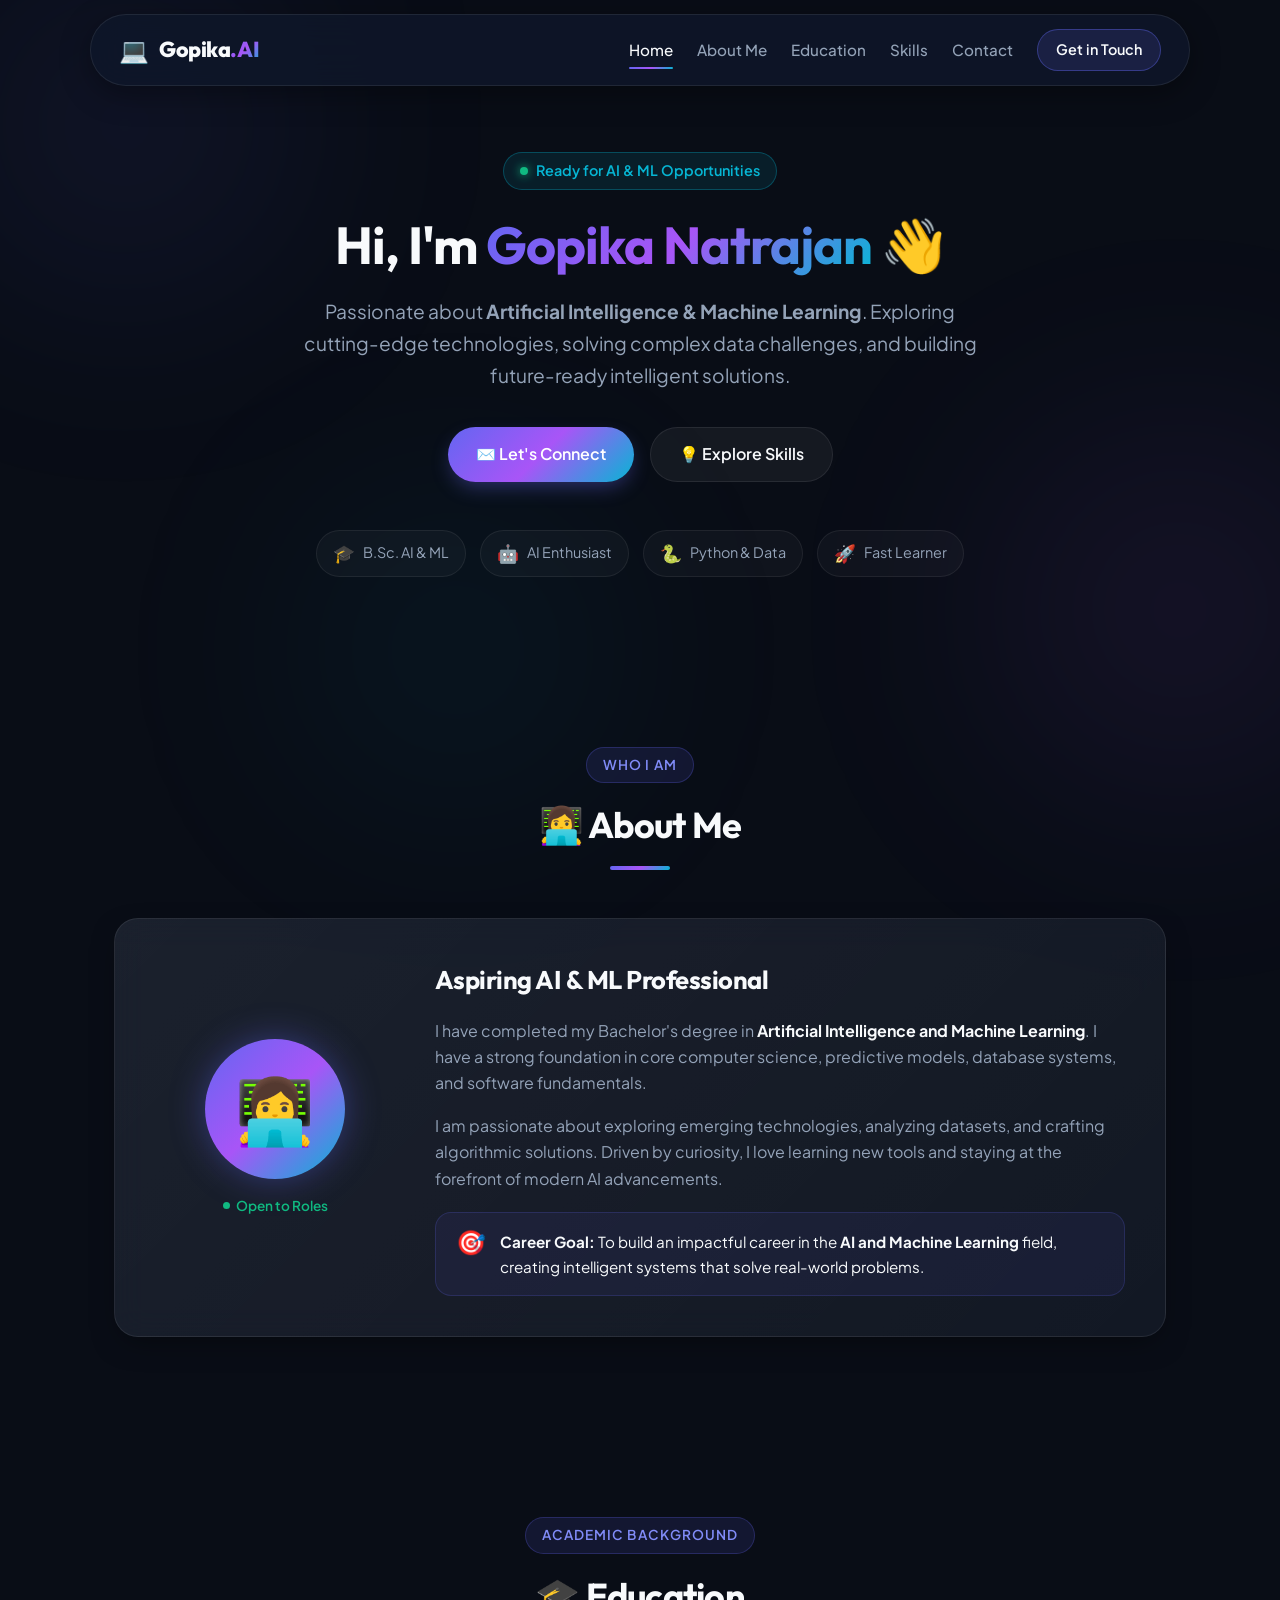
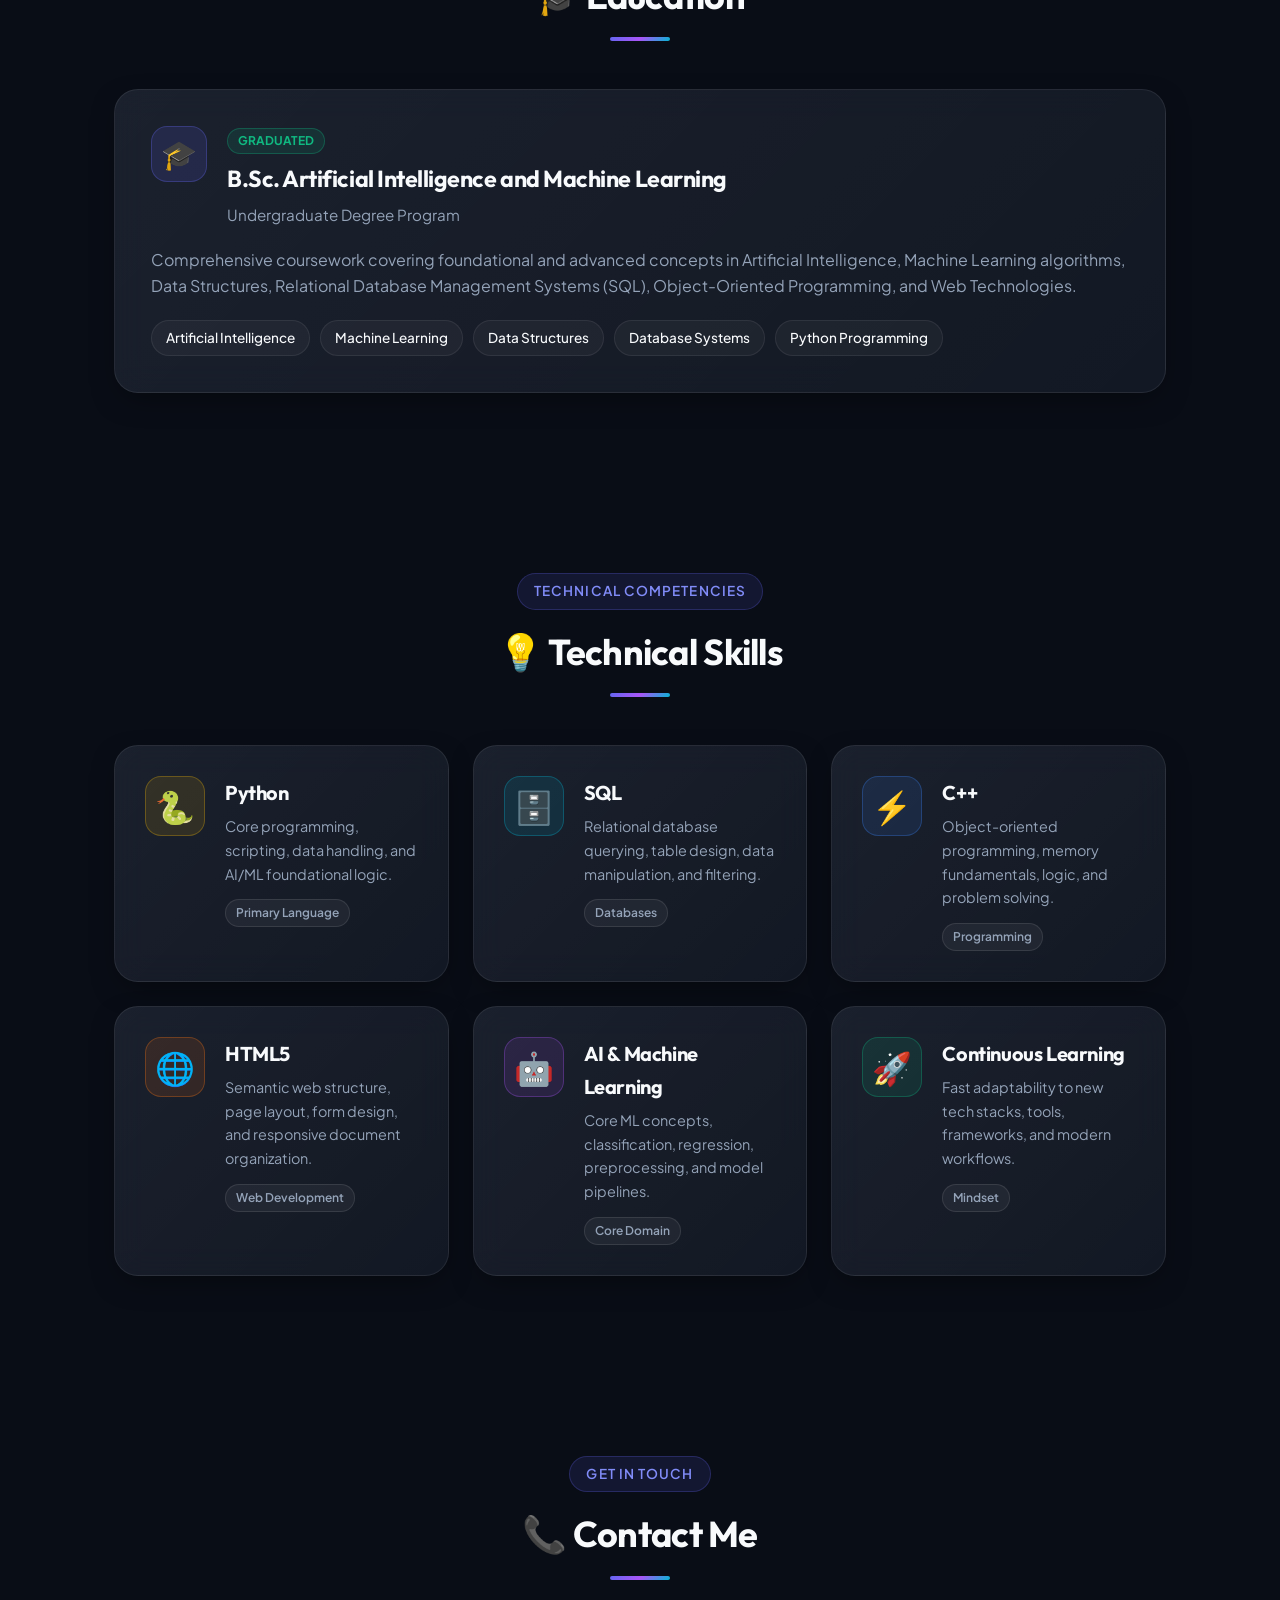
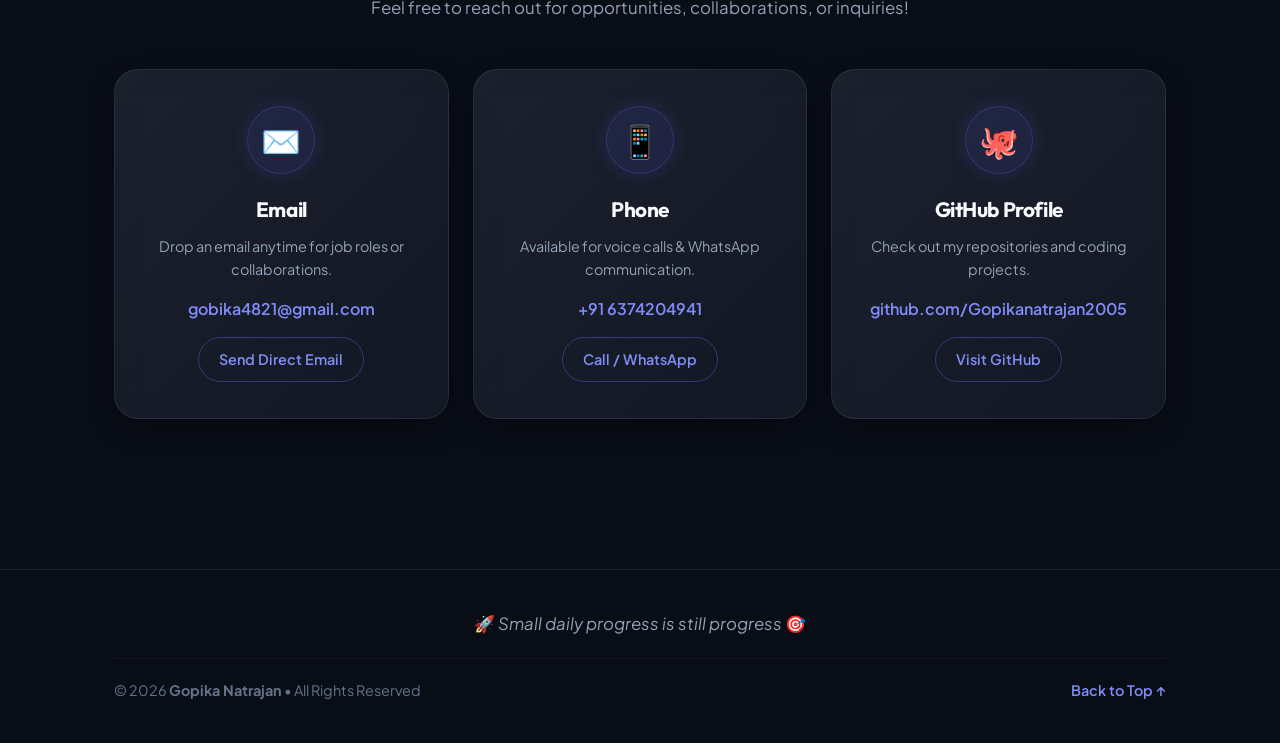
<file: index.html>
<!DOCTYPE html>
<html lang="en">
<head>
    <meta charset="UTF-8">
    <meta name="viewport" content="width=device-width, initial-scale=1.0">
    <meta name="description" content="Portfolio of Gopika Natrajan - B.Sc Artificial Intelligence and Machine Learning graduate showcasing skills in Python, SQL, C++, HTML, and AI/ML.">
    <meta name="keywords" content="Gopika Natrajan, Portfolio, AI, Machine Learning, Python, SQL, C++, HTML, Web Developer">
    <meta name="author" content="Gopika Natrajan">
    <title>Gopika Natrajan | AI & ML Portfolio</title>
    
    <!-- Google Fonts -->
    <link rel="preconnect" href="https://fonts.googleapis.com">
    <link rel="preconnect" href="https://fonts.gstatic.com" crossorigin>
    <link href="https://fonts.googleapis.com/css2?family=Outfit:wght@300;400;500;600;700;800&family=Plus+Jakarta+Sans:wght@400;500;600;700&display=swap" rel="stylesheet">
    
    <!-- Stylesheet -->
    <link rel="stylesheet" href="style.css">
</head>
<body id="top">
    <!-- Background glowing orbs -->
    <div class="bg-glow bg-glow-1"></div>
    <div class="bg-glow bg-glow-2"></div>
    <div class="bg-glow bg-glow-3"></div>

    <!-- Navigation Bar -->
    <header class="navbar-wrapper">
        <nav class="navbar" id="navbar">
            <a href="#top" class="logo">
                <span class="logo-icon">💻</span>
                <span class="logo-text">Gopika<span class="gradient-text">.AI</span></span>
            </a>
            
            <button class="mobile-toggle" id="mobile-toggle" aria-label="Toggle navigation menu">
                <span></span>
                <span></span>
                <span></span>
            </button>

            <div class="nav-links" id="nav-links">
                <a href="#home" class="nav-link active">Home</a>
                <a href="#aboutme" class="nav-link">About Me</a>
                <a href="#education" class="nav-link">Education</a>
                <a href="#skills" class="nav-link">Skills</a>
                <a href="#contact" class="nav-link">Contact</a>
                <a href="#contact" class="btn-nav">Get in Touch</a>
            </div>
        </nav>
    </header>

    <main>
        <!-- Hero / Home Section -->
        <section id="home" class="section hero-section">
            <div class="container hero-container">
                <div class="hero-badge">
                    <span class="badge-dot"></span>
                    <span>Ready for AI & ML Opportunities</span>
                </div>
                
                <h1 class="hero-title">
                    Hi, I'm <span class="gradient-text">Gopika Natrajan</span> 👋
                </h1>
                
                <p class="hero-subtitle">
                    Passionate about <strong>Artificial Intelligence & Machine Learning</strong>. 
                    Exploring cutting-edge technologies, solving complex data challenges, and building future-ready intelligent solutions.
                </p>

                <div class="hero-actions">
                    <a href="#contact" class="btn btn-primary">
                        <span>✉️ Let's Connect</span>
                    </a>
                    <a href="#skills" class="btn btn-secondary">
                        <span>💡 Explore Skills</span>
                    </a>
                </div>

                <div class="hero-highlights">
                    <div class="highlight-pill">
                        <span class="pill-icon">🎓</span>
                        <span>B.Sc. AI & ML</span>
                    </div>
                    <div class="highlight-pill">
                        <span class="pill-icon">🤖</span>
                        <span>AI Enthusiast</span>
                    </div>
                    <div class="highlight-pill">
                        <span class="pill-icon">🐍</span>
                        <span>Python & Data</span>
                    </div>
                    <div class="highlight-pill">
                        <span class="pill-icon">🚀</span>
                        <span>Fast Learner</span>
                    </div>
                </div>
            </div>
        </section>

        <!-- About Me Section -->
        <section id="aboutme" class="section">
            <div class="container">
                <div class="section-header">
                    <span class="section-tag">Who I Am</span>
                    <h2 class="section-title">👩‍💻 About Me</h2>
                    <div class="section-divider"></div>
                </div>

                <div class="about-card glass-card">
                    <div class="about-grid">
                        <div class="about-avatar-box">
                            <div class="avatar-circle">
                                <span class="avatar-emoji">👩‍💻</span>
                            </div>
                            <div class="status-indicator">
                                <span class="status-dot"></span> Open to Roles
                            </div>
                        </div>

                        <div class="about-content">
                            <h3>Aspiring AI & ML Professional</h3>
                            <p>
                                I have completed my Bachelor's degree in <strong>Artificial Intelligence and Machine Learning</strong>. 
                                I have a strong foundation in core computer science, predictive models, database systems, and software fundamentals.
                            </p>
                            <p>
                                I am passionate about exploring emerging technologies, analyzing datasets, and crafting algorithmic solutions. 
                                Driven by curiosity, I love learning new tools and staying at the forefront of modern AI advancements.
                            </p>
                            <div class="about-goal-box">
                                <div class="goal-icon">🎯</div>
                                <div class="goal-text">
                                    <strong>Career Goal:</strong> To build an impactful career in the <b>AI and Machine Learning</b> field, creating intelligent systems that solve real-world problems.
                                </div>
                            </div>
                        </div>
                    </div>
                </div>
            </div>
        </section>

        <!-- Education Section -->
        <section id="education" class="section">
            <div class="container">
                <div class="section-header">
                    <span class="section-tag">Academic Background</span>
                    <h2 class="section-title">🎓 Education</h2>
                    <div class="section-divider"></div>
                </div>

                <div class="education-grid">
                    <div class="edu-card glass-card">
                        <div class="edu-header">
                            <div class="edu-icon-badge">🎓</div>
                            <div class="edu-meta">
                                <span class="edu-status-badge">Graduated</span>
                                <h3 class="edu-degree">B.Sc. Artificial Intelligence and Machine Learning</h3>
                                <p class="edu-institution">Undergraduate Degree Program</p>
                            </div>
                        </div>
                        <div class="edu-body">
                            <p class="edu-description">
                                Comprehensive coursework covering foundational and advanced concepts in Artificial Intelligence, Machine Learning algorithms, Data Structures, Relational Database Management Systems (SQL), Object-Oriented Programming, and Web Technologies.
                            </p>
                            <div class="edu-tags">
                                <span class="tag">Artificial Intelligence</span>
                                <span class="tag">Machine Learning</span>
                                <span class="tag">Data Structures</span>
                                <span class="tag">Database Systems</span>
                                <span class="tag">Python Programming</span>
                            </div>
                        </div>
                    </div>
                </div>
            </div>
        </section>

        <!-- Skills Section -->
        <section id="skills" class="section">
            <div class="container">
                <div class="section-header">
                    <span class="section-tag">Technical Competencies</span>
                    <h2 class="section-title">💡 Technical Skills</h2>
                    <div class="section-divider"></div>
                </div>

                <div class="skills-grid">
                    <!-- Python -->
                    <div class="skill-card glass-card">
                        <div class="skill-icon-wrapper python-glow">
                            <span class="skill-icon">🐍</span>
                        </div>
                        <div class="skill-info">
                            <h3 class="skill-name">Python</h3>
                            <p class="skill-desc">Core programming, scripting, data handling, and AI/ML foundational logic.</p>
                            <div class="skill-badge-level">Primary Language</div>
                        </div>
                    </div>

                    <!-- SQL -->
                    <div class="skill-card glass-card">
                        <div class="skill-icon-wrapper sql-glow">
                            <span class="skill-icon">🗄️</span>
                        </div>
                        <div class="skill-info">
                            <h3 class="skill-name">SQL</h3>
                            <p class="skill-desc">Relational database querying, table design, data manipulation, and filtering.</p>
                            <div class="skill-badge-level">Databases</div>
                        </div>
                    </div>

                    <!-- C++ -->
                    <div class="skill-card glass-card">
                        <div class="skill-icon-wrapper cpp-glow">
                            <span class="skill-icon">⚡</span>
                        </div>
                        <div class="skill-info">
                            <h3 class="skill-name">C++</h3>
                            <p class="skill-desc">Object-oriented programming, memory fundamentals, logic, and problem solving.</p>
                            <div class="skill-badge-level">Programming</div>
                        </div>
                    </div>

                    <!-- HTML -->
                    <div class="skill-card glass-card">
                        <div class="skill-icon-wrapper html-glow">
                            <span class="skill-icon">🌐</span>
                        </div>
                        <div class="skill-info">
                            <h3 class="skill-name">HTML5</h3>
                            <p class="skill-desc">Semantic web structure, page layout, form design, and responsive document organization.</p>
                            <div class="skill-badge-level">Web Development</div>
                        </div>
                    </div>

                    <!-- AI & ML Concepts -->
                    <div class="skill-card glass-card">
                        <div class="skill-icon-wrapper ai-glow">
                            <span class="skill-icon">🤖</span>
                        </div>
                        <div class="skill-info">
                            <h3 class="skill-name">AI & Machine Learning</h3>
                            <p class="skill-desc">Core ML concepts, classification, regression, preprocessing, and model pipelines.</p>
                            <div class="skill-badge-level">Core Domain</div>
                        </div>
                    </div>

                    <!-- Problem Solving & Continuous Learning -->
                    <div class="skill-card glass-card">
                        <div class="skill-icon-wrapper soft-glow">
                            <span class="skill-icon">🚀</span>
                        </div>
                        <div class="skill-info">
                            <h3 class="skill-name">Continuous Learning</h3>
                            <p class="skill-desc">Fast adaptability to new tech stacks, tools, frameworks, and modern workflows.</p>
                            <div class="skill-badge-level">Mindset</div>
                        </div>
                    </div>
                </div>
            </div>
        </section>

        <!-- Contact Section -->
        <section id="contact" class="section">
            <div class="container">
                <div class="section-header">
                    <span class="section-tag">Get in Touch</span>
                    <h2 class="section-title">📞 Contact Me</h2>
                    <div class="section-divider"></div>
                    <p class="section-subtitle">Feel free to reach out for opportunities, collaborations, or inquiries!</p>
                </div>

                <div class="contact-wrapper">
                    <div class="contact-card glass-card">
                        <div class="contact-icon-bubble">
                            <span>✉️</span>
                        </div>
                        <h3 class="contact-type">Email</h3>
                        <p class="contact-desc">Drop an email anytime for job roles or collaborations.</p>
                        <a href="mailto:gobika4821@gmail.com" class="contact-link" id="email-link">
                            gobika4821@gmail.com
                        </a>
                        <a href="mailto:gobika4821@gmail.com" class="btn btn-outline">
                            Send Direct Email
                        </a>
                    </div>

                    <div class="contact-card glass-card">
                        <div class="contact-icon-bubble">
                            <span>📱</span>
                        </div>
                        <h3 class="contact-type">Phone</h3>
                        <p class="contact-desc">Available for voice calls & WhatsApp communication.</p>
                        <a href="tel:+916374204941" class="contact-link" id="phone-link">
                            +91 6374204941
                        </a>
                        <a href="tel:+916374204941" class="btn btn-outline">
                            Call / WhatsApp
                        </a>
                    </div>

                    <div class="contact-card glass-card">
                        <div class="contact-icon-bubble">
                            <span>🐙</span>
                        </div>
                        <h3 class="contact-type">GitHub Profile</h3>
                        <p class="contact-desc">Check out my repositories and coding projects.</p>
                        <a href="https://github.com/Gopikanatrajan2005" target="_blank" rel="noopener noreferrer" class="contact-link">
                            github.com/Gopikanatrajan2005
                        </a>
                        <a href="https://github.com/Gopikanatrajan2005" target="_blank" rel="noopener noreferrer" class="btn btn-outline">
                            Visit GitHub
                        </a>
                    </div>
                </div>
            </div>
        </section>
    </main>

    <!-- Footer -->
    <footer class="footer">
        <div class="container footer-content">
            <div class="footer-quote">
                <p>🚀 <em>Small daily progress is still progress</em> 🎯</p>
            </div>
            <div class="footer-bottom">
                <p>© 2026 <strong>Gopika Natrajan</strong> • All Rights Reserved</p>
                <a href="#top" class="back-to-top" id="back-to-top" aria-label="Back to top">
                    <span>Back to Top ↑</span>
                </a>
            </div>
        </div>
    </footer>

    <!-- Interactive Script -->
    <script>
        // Mobile menu toggle
        const toggleBtn = document.getElementById('mobile-toggle');
        const navLinks = document.getElementById('nav-links');
        
        if (toggleBtn && navLinks) {
            toggleBtn.addEventListener('click', () => {
                navLinks.classList.toggle('active');
                toggleBtn.classList.toggle('active');
            });

            // Close mobile menu on link click
            document.querySelectorAll('.nav-link, .btn-nav').forEach(link => {
                link.addEventListener('click', () => {
                    navLinks.classList.remove('active');
                    toggleBtn.classList.remove('active');
                });
            });
        }

        // Active link highlighting on scroll
        const sections = document.querySelectorAll('section');
        const navItems = document.querySelectorAll('.nav-link');

        window.addEventListener('scroll', () => {
            let current = '';
            sections.forEach(section => {
                const sectionTop = section.offsetTop - 120;
                if (window.pageYOffset >= sectionTop) {
                    current = section.getAttribute('id');
                }
            });

            navItems.forEach(item => {
                item.classList.remove('active');
                if (item.getAttribute('href') === `#${current}`) {
                    item.classList.add('active');
                }
            });
        });
    </script>
</body>
</html>
</file>
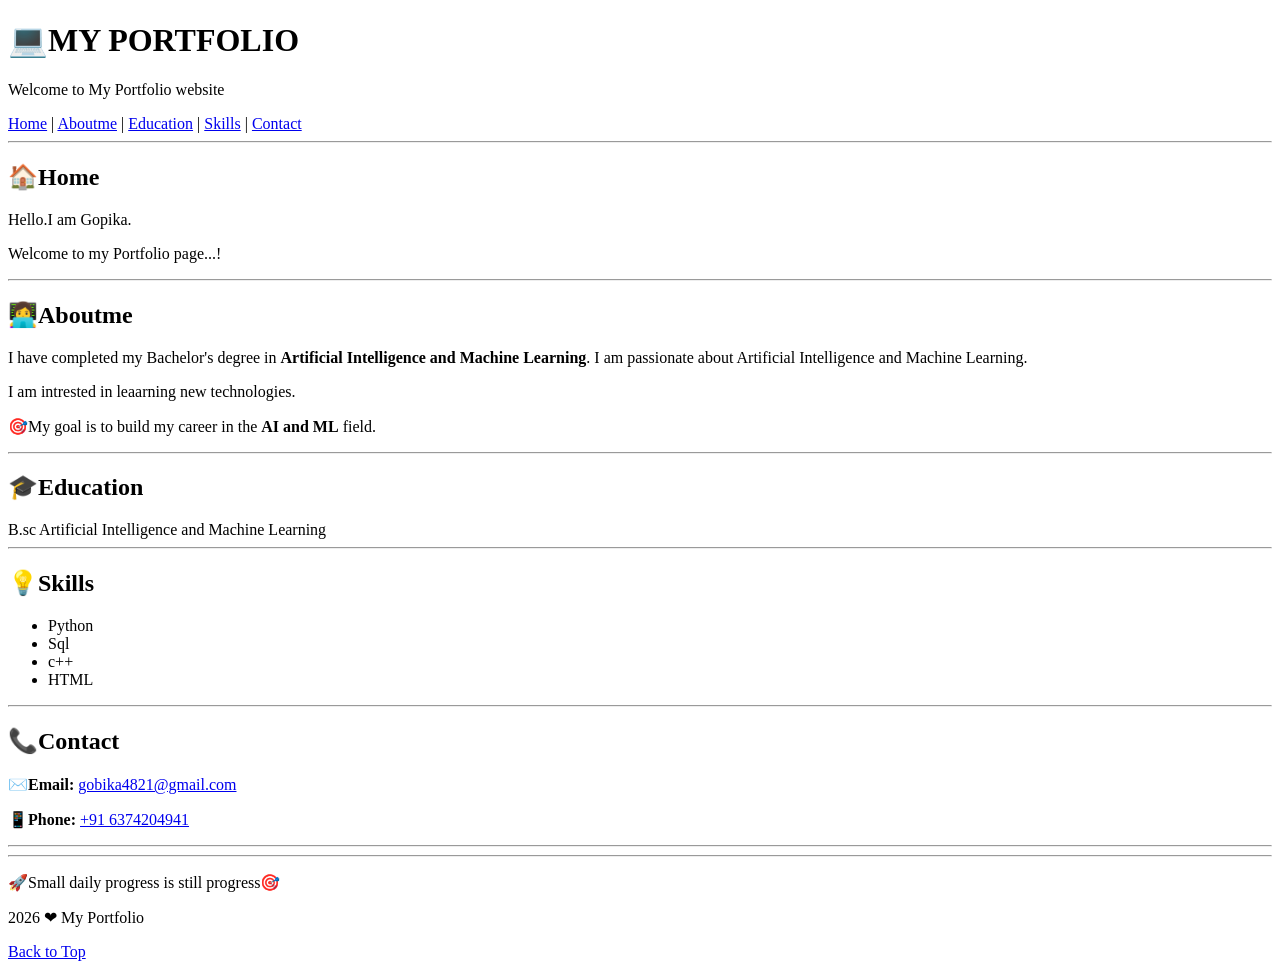
<file: home.html>
<!DOCTYPE html>
<html lang="en">
<head>
    <meta charset="UTF-8">
    <meta name="viewport" content="width=device-width, initial-scale=1.0">
    <title>Portfolio</title>
</head>
<body>
    <h1>💻MY PORTFOLIO</h1>
    <p>Welcome to My Portfolio website</p>
    <nav>
        <a href="#home">Home</a> |
        <a href="aboutme">Aboutme</a> |
        <a href="#education">Education</a> |
        <a href="#skills">Skills</a> |
        <a href="#contact">Contact</a> 
    </nav>
    <hr>
    <main>
        
        <section id="home">
            <h2>🏠Home</h2>
            <p>Hello.I am Gopika.</p>
            <p>Welcome to my Portfolio page...!</p>
        </section>
        <hr>
        <section id="aboutme">
            <h2>👩‍💻Aboutme</h2>
            <p>
                I have completed my Bachelor's degree in <b>Artificial Intelligence and Machine Learning</b>. I am passionate about Artificial Intelligence
                and Machine Learning.
            </p>
            <p>I am intrested in leaarning new technologies.</p>
            <p>🎯My goal is to build my career in the <b>AI and ML</b>  field.</p>
        </section>
        <hr>
        <section id="education">
            <h2>🎓Education</h2>
            B.sc Artificial Intelligence and Machine Learning
        </section>
        <hr>
        <section id="skills">
            <h2>💡Skills</h2>
            <ul>
                <li>Python</li>
                <li>Sql</li>
                <li>c++</li>
                <li>HTML</li>
            </ul>
        </section>
        <hr>
        <section id="contact">
            <h2>📞Contact</h2>
            <p>
                <strong>✉️Email:</strong>
                <a href="mailto:gobika4821@gmail.com">
                    gobika4821@gmail.com
                </a>
            </p>
            <p>
                <strong>📱Phone:</strong>
                <a href="tel:+91 6374204941">
                    +91 6374204941
                </a>
            </p>

            
        </section>
        <hr>
    </main>
    <hr>
    <footer>
        <p>🚀Small daily progress is still progress🎯</p>
        <p>2026 ❤ My Portfolio</p>
        <a href="#top">Back to Top</a>
    </footer>
</body>
</html>
</file>
<file: style.css>
/* ==========================================================================
   AI/ML Portfolio Stylesheet - Gopika Natrajan
   Design: Modern Cyber Glassmorphism & Vibrant Dark Theme
   ========================================================================== */

:root {
    /* Color Palette */
    --bg-dark: #090d16;
    --bg-card: rgba(18, 24, 38, 0.75);
    --bg-card-hover: rgba(28, 36, 56, 0.85);
    --border-color: rgba(255, 255, 255, 0.08);
    --border-glow: rgba(99, 102, 241, 0.35);
    
    /* Brand & Accent Gradients */
    --primary: #6366f1;
    --primary-light: #818cf8;
    --secondary: #06b6d4;
    --accent: #a855f7;
    --gradient-primary: linear-gradient(135deg, #6366f1 0%, #a855f7 50%, #06b6d4 100%);
    --gradient-card: linear-gradient(135deg, rgba(255, 255, 255, 0.05) 0%, rgba(255, 255, 255, 0.01) 100%);
    --gradient-glow: radial-gradient(circle, rgba(99, 102, 241, 0.25) 0%, rgba(0, 0, 0, 0) 70%);

    /* Typography */
    --text-main: #f8fafc;
    --text-muted: #94a3b8;
    --text-dim: #64748b;
    --font-heading: 'Outfit', -apple-system, BlinkMacSystemFont, 'Segoe UI', Roboto, sans-serif;
    --font-body: 'Plus Jakarta Sans', -apple-system, BlinkMacSystemFont, 'Segoe UI', Roboto, sans-serif;

    /* Shadows & Glows */
    --shadow-card: 0 10px 30px -10px rgba(0, 0, 0, 0.5);
    --shadow-glow: 0 0 25px rgba(99, 102, 241, 0.25);
    --shadow-btn: 0 8px 20px -4px rgba(99, 102, 241, 0.4);

    /* Layout */
    --max-width: 1100px;
    --nav-height: 72px;
    --radius-sm: 8px;
    --radius-md: 16px;
    --radius-lg: 24px;
    --radius-full: 9999px;

    /* Transitions */
    --transition: all 0.3s cubic-bezier(0.16, 1, 0.3, 1);
}

/* ==========================================================================
   Reset & Base Styles
   ========================================================================== */

* {
    margin: 0;
    padding: 0;
    box-sizing: border-box;
}

html {
    scroll-behavior: smooth;
    scroll-padding-top: calc(var(--nav-height) + 20px);
}

body {
    background-color: var(--bg-dark);
    color: var(--text-main);
    font-family: var(--font-body);
    line-height: 1.65;
    font-size: 16px;
    overflow-x: hidden;
    position: relative;
    min-height: 100vh;
}

/* Background Glowing Orbs */
.bg-glow {
    position: fixed;
    border-radius: 50%;
    filter: blur(120px);
    z-index: -1;
    pointer-events: none;
    opacity: 0.5;
}

.bg-glow-1 {
    width: 450px;
    height: 450px;
    top: -100px;
    left: -100px;
    background: radial-gradient(circle, rgba(99, 102, 241, 0.35) 0%, transparent 70%);
}

.bg-glow-2 {
    width: 500px;
    height: 500px;
    top: 40%;
    right: -150px;
    background: radial-gradient(circle, rgba(168, 85, 247, 0.3) 0%, transparent 70%);
}

.bg-glow-3 {
    width: 400px;
    height: 400px;
    bottom: 50px;
    left: 20%;
    background: radial-gradient(circle, rgba(6, 182, 212, 0.25) 0%, transparent 70%);
}

.container {
    max-width: var(--max-width);
    margin: 0 auto;
    padding: 0 24px;
}

.section {
    padding: 90px 0;
    position: relative;
}

/* Typography Helpers */
h1, h2, h3, h4, .logo-text {
    font-family: var(--font-heading);
    color: var(--text-main);
    font-weight: 700;
    letter-spacing: -0.02em;
}

.gradient-text {
    background: var(--gradient-primary);
    -webkit-background-clip: text;
    -webkit-text-fill-color: transparent;
    display: inline-block;
}

/* Section Header */
.section-header {
    text-align: center;
    margin-bottom: 48px;
}

.section-tag {
    display: inline-block;
    padding: 6px 16px;
    background: rgba(99, 102, 241, 0.12);
    border: 1px solid rgba(99, 102, 241, 0.25);
    border-radius: var(--radius-full);
    color: var(--primary-light);
    font-size: 0.85rem;
    font-weight: 600;
    text-transform: uppercase;
    letter-spacing: 0.08em;
    margin-bottom: 12px;
}

.section-title {
    font-size: 2.25rem;
    margin-bottom: 12px;
}

.section-divider {
    width: 60px;
    height: 4px;
    background: var(--gradient-primary);
    margin: 0 auto;
    border-radius: var(--radius-full);
}

.section-subtitle {
    color: var(--text-muted);
    font-size: 1.05rem;
    margin-top: 14px;
}

/* Glassmorphism Card System */
.glass-card {
    background: var(--bg-card);
    background-image: var(--gradient-card);
    border: 1px solid var(--border-color);
    border-radius: var(--radius-lg);
    box-shadow: var(--shadow-card);
    backdrop-filter: blur(16px);
    -webkit-backdrop-filter: blur(16px);
    transition: var(--transition);
}

.glass-card:hover {
    border-color: var(--border-glow);
    box-shadow: var(--shadow-glow);
    transform: translateY(-3px);
}

/* ==========================================================================
   Navigation Bar
   ========================================================================== */

.navbar-wrapper {
    position: fixed;
    top: 0;
    left: 0;
    right: 0;
    z-index: 1000;
    padding: 14px 20px;
    transition: var(--transition);
}

.navbar {
    max-width: var(--max-width);
    margin: 0 auto;
    height: var(--nav-height);
    background: rgba(15, 23, 42, 0.85);
    backdrop-filter: blur(20px);
    -webkit-backdrop-filter: blur(20px);
    border: 1px solid var(--border-color);
    border-radius: var(--radius-full);
    display: flex;
    align-items: center;
    justify-content: space-between;
    padding: 0 28px;
    box-shadow: 0 8px 30px rgba(0, 0, 0, 0.35);
}

.logo {
    display: flex;
    align-items: center;
    gap: 10px;
    text-decoration: none;
    font-size: 1.35rem;
}

.logo-icon {
    font-size: 1.5rem;
}

.logo-text {
    font-weight: 800;
}

.nav-links {
    display: flex;
    align-items: center;
    gap: 24px;
}

.nav-link {
    color: var(--text-muted);
    text-decoration: none;
    font-size: 0.95rem;
    font-weight: 500;
    transition: var(--transition);
    position: relative;
}

.nav-link:hover, .nav-link.active {
    color: var(--text-main);
}

.nav-link.active::after {
    content: '';
    position: absolute;
    bottom: -6px;
    left: 0;
    width: 100%;
    height: 2px;
    background: var(--gradient-primary);
    border-radius: var(--radius-full);
}

.btn-nav {
    display: inline-block;
    padding: 8px 18px;
    background: rgba(99, 102, 241, 0.15);
    border: 1px solid rgba(99, 102, 241, 0.4);
    color: var(--text-main);
    text-decoration: none;
    font-size: 0.9rem;
    font-weight: 600;
    border-radius: var(--radius-full);
    transition: var(--transition);
}

.btn-nav:hover {
    background: var(--primary);
    border-color: var(--primary);
    box-shadow: var(--shadow-btn);
}

.mobile-toggle {
    display: none;
    background: transparent;
    border: none;
    cursor: pointer;
    flex-direction: column;
    gap: 5px;
    padding: 6px;
}

.mobile-toggle span {
    display: block;
    width: 24px;
    height: 2px;
    background-color: var(--text-main);
    transition: var(--transition);
}

/* ==========================================================================
   Hero Section
   ========================================================================== */

.hero-section {
    padding-top: calc(var(--nav-height) + 80px);
    padding-bottom: 80px;
    text-align: center;
}

.hero-container {
    display: flex;
    flex-direction: column;
    align-items: center;
}

.hero-badge {
    display: inline-flex;
    align-items: center;
    gap: 8px;
    padding: 6px 16px;
    background: rgba(6, 182, 212, 0.1);
    border: 1px solid rgba(6, 182, 212, 0.3);
    border-radius: var(--radius-full);
    color: var(--secondary);
    font-size: 0.9rem;
    font-weight: 600;
    margin-bottom: 24px;
}

.badge-dot {
    width: 8px;
    height: 8px;
    background: #10b981;
    border-radius: 50%;
    box-shadow: 0 0 10px #10b981;
    animation: pulse 2s infinite;
}

@keyframes pulse {
    0% { transform: scale(0.95); box-shadow: 0 0 0 0 rgba(16, 185, 129, 0.7); }
    70% { transform: scale(1.1); box-shadow: 0 0 0 8px rgba(16, 185, 129, 0); }
    100% { transform: scale(0.95); box-shadow: 0 0 0 0 rgba(16, 185, 129, 0); }
}

.hero-title {
    font-size: 3.25rem;
    line-height: 1.2;
    margin-bottom: 20px;
    max-width: 800px;
}

.hero-subtitle {
    font-size: 1.2rem;
    color: var(--text-muted);
    max-width: 680px;
    margin-bottom: 36px;
}

.hero-actions {
    display: flex;
    gap: 16px;
    margin-bottom: 48px;
    flex-wrap: wrap;
    justify-content: center;
}

/* Button Component */
.btn {
    display: inline-flex;
    align-items: center;
    justify-content: center;
    gap: 8px;
    padding: 13px 28px;
    font-size: 1rem;
    font-weight: 600;
    border-radius: var(--radius-full);
    text-decoration: none;
    transition: var(--transition);
    cursor: pointer;
}

.btn-primary {
    background: var(--gradient-primary);
    color: #ffffff;
    border: none;
    box-shadow: var(--shadow-btn);
}

.btn-primary:hover {
    transform: translateY(-2px);
    box-shadow: 0 12px 28px -4px rgba(99, 102, 241, 0.6);
}

.btn-secondary {
    background: rgba(255, 255, 255, 0.05);
    color: var(--text-main);
    border: 1px solid var(--border-color);
}

.btn-secondary:hover {
    background: rgba(255, 255, 255, 0.12);
    border-color: rgba(255, 255, 255, 0.25);
    transform: translateY(-2px);
}

.btn-outline {
    background: transparent;
    color: var(--primary-light);
    border: 1px solid rgba(99, 102, 241, 0.4);
    padding: 10px 20px;
    font-size: 0.9rem;
    margin-top: 14px;
    display: inline-block;
    border-radius: var(--radius-full);
    text-decoration: none;
    transition: var(--transition);
}

.btn-outline:hover {
    background: var(--primary);
    color: #ffffff;
    border-color: var(--primary);
}

/* Hero Highlight Pills */
.hero-highlights {
    display: flex;
    gap: 14px;
    flex-wrap: wrap;
    justify-content: center;
}

.highlight-pill {
    display: flex;
    align-items: center;
    gap: 8px;
    padding: 8px 16px;
    background: rgba(255, 255, 255, 0.03);
    border: 1px solid rgba(255, 255, 255, 0.07);
    border-radius: var(--radius-full);
    font-size: 0.9rem;
    color: var(--text-muted);
}

.pill-icon {
    font-size: 1.1rem;
}

/* ==========================================================================
   About Me Section
   ========================================================================== */

.about-card {
    padding: 40px;
}

.about-grid {
    display: grid;
    grid-template-columns: 240px 1fr;
    gap: 40px;
    align-items: center;
}

.about-avatar-box {
    display: flex;
    flex-direction: column;
    align-items: center;
    gap: 16px;
}

.avatar-circle {
    width: 140px;
    height: 140px;
    background: var(--gradient-primary);
    border-radius: 50%;
    display: flex;
    align-items: center;
    justify-content: center;
    box-shadow: 0 0 35px rgba(99, 102, 241, 0.4);
}

.avatar-emoji {
    font-size: 4rem;
}

.status-indicator {
    font-size: 0.85rem;
    color: #10b981;
    font-weight: 600;
    display: flex;
    align-items: center;
    gap: 6px;
}

.status-dot {
    width: 7px;
    height: 7px;
    background: #10b981;
    border-radius: 50%;
}

.about-content h3 {
    font-size: 1.6rem;
    margin-bottom: 16px;
}

.about-content p {
    color: var(--text-muted);
    margin-bottom: 16px;
}

.about-content strong, .about-content b {
    color: var(--text-main);
}

.about-goal-box {
    display: flex;
    align-items: flex-start;
    gap: 14px;
    background: rgba(99, 102, 241, 0.08);
    border: 1px solid rgba(99, 102, 241, 0.2);
    border-radius: var(--radius-md);
    padding: 16px 20px;
    margin-top: 20px;
}

.goal-icon {
    font-size: 1.5rem;
    line-height: 1;
}

.goal-text {
    font-size: 0.95rem;
    color: var(--text-main);
}

/* ==========================================================================
   Education Section
   ========================================================================== */

.education-grid {
    display: flex;
    flex-direction: column;
    gap: 24px;
}

.edu-card {
    padding: 36px;
}

.edu-header {
    display: flex;
    gap: 20px;
    align-items: flex-start;
    margin-bottom: 20px;
}

.edu-icon-badge {
    width: 56px;
    height: 56px;
    background: rgba(99, 102, 241, 0.15);
    border: 1px solid rgba(99, 102, 241, 0.3);
    border-radius: var(--radius-md);
    display: flex;
    align-items: center;
    justify-content: center;
    font-size: 1.8rem;
    flex-shrink: 0;
}

.edu-meta {
    flex-grow: 1;
}

.edu-status-badge {
    display: inline-block;
    background: rgba(16, 185, 129, 0.12);
    color: #10b981;
    border: 1px solid rgba(16, 185, 129, 0.3);
    padding: 2px 10px;
    border-radius: var(--radius-full);
    font-size: 0.75rem;
    font-weight: 700;
    text-transform: uppercase;
    margin-bottom: 6px;
}

.edu-degree {
    font-size: 1.45rem;
    margin-bottom: 4px;
}

.edu-institution {
    color: var(--text-muted);
    font-size: 0.95rem;
}

.edu-description {
    color: var(--text-muted);
    margin-bottom: 20px;
    font-size: 1rem;
}

.edu-tags {
    display: flex;
    flex-wrap: wrap;
    gap: 10px;
}

.tag {
    background: rgba(255, 255, 255, 0.04);
    border: 1px solid rgba(255, 255, 255, 0.08);
    color: var(--text-main);
    padding: 6px 14px;
    border-radius: var(--radius-full);
    font-size: 0.85rem;
    font-weight: 500;
}

/* ==========================================================================
   Skills Section
   ========================================================================== */

.skills-grid {
    display: grid;
    grid-template-columns: repeat(auto-fit, minmax(300px, 1fr));
    gap: 24px;
}

.skill-card {
    padding: 30px;
    display: flex;
    align-items: flex-start;
    gap: 20px;
}

.skill-icon-wrapper {
    width: 60px;
    height: 60px;
    border-radius: var(--radius-md);
    display: flex;
    align-items: center;
    justify-content: center;
    font-size: 2rem;
    flex-shrink: 0;
    transition: var(--transition);
}

.python-glow {
    background: rgba(234, 179, 8, 0.12);
    border: 1px solid rgba(234, 179, 8, 0.3);
}

.sql-glow {
    background: rgba(6, 182, 212, 0.12);
    border: 1px solid rgba(6, 182, 212, 0.3);
}

.cpp-glow {
    background: rgba(59, 130, 246, 0.12);
    border: 1px solid rgba(59, 130, 246, 0.3);
}

.html-glow {
    background: rgba(249, 115, 22, 0.12);
    border: 1px solid rgba(249, 115, 22, 0.3);
}

.ai-glow {
    background: rgba(168, 85, 247, 0.12);
    border: 1px solid rgba(168, 85, 247, 0.3);
}

.soft-glow {
    background: rgba(16, 185, 129, 0.12);
    border: 1px solid rgba(16, 185, 129, 0.3);
}

.skill-card:hover .skill-icon-wrapper {
    transform: scale(1.1);
}

.skill-info {
    flex-grow: 1;
}

.skill-name {
    font-size: 1.25rem;
    margin-bottom: 6px;
}

.skill-desc {
    color: var(--text-muted);
    font-size: 0.9rem;
    margin-bottom: 12px;
}

.skill-badge-level {
    display: inline-block;
    padding: 3px 10px;
    background: rgba(255, 255, 255, 0.05);
    border: 1px solid rgba(255, 255, 255, 0.1);
    border-radius: var(--radius-full);
    font-size: 0.75rem;
    color: var(--text-muted);
    font-weight: 600;
}

/* ==========================================================================
   Contact Section
   ========================================================================== */

.contact-wrapper {
    display: grid;
    grid-template-columns: repeat(auto-fit, minmax(280px, 1fr));
    gap: 24px;
}

.contact-card {
    padding: 36px 28px;
    text-align: center;
    display: flex;
    flex-direction: column;
    align-items: center;
}

.contact-icon-bubble {
    width: 68px;
    height: 68px;
    background: rgba(99, 102, 241, 0.12);
    border: 1px solid rgba(99, 102, 241, 0.25);
    border-radius: 50%;
    display: flex;
    align-items: center;
    justify-content: center;
    font-size: 2rem;
    margin-bottom: 18px;
    box-shadow: 0 0 20px rgba(99, 102, 241, 0.2);
}

.contact-type {
    font-size: 1.3rem;
    margin-bottom: 8px;
}

.contact-desc {
    color: var(--text-muted);
    font-size: 0.9rem;
    margin-bottom: 14px;
}

.contact-link {
    color: var(--primary-light);
    font-weight: 600;
    text-decoration: none;
    font-size: 1rem;
    word-break: break-all;
    transition: var(--transition);
}

.contact-link:hover {
    color: #ffffff;
    text-decoration: underline;
}

/* ==========================================================================
   Footer
   ========================================================================== */

.footer {
    border-top: 1px solid var(--border-color);
    background: rgba(10, 14, 23, 0.95);
    padding: 40px 0;
    margin-top: 60px;
}

.footer-content {
    display: flex;
    flex-direction: column;
    align-items: center;
    gap: 20px;
    text-align: center;
}

.footer-quote p {
    color: var(--text-muted);
    font-size: 1.05rem;
}

.footer-bottom {
    display: flex;
    justify-content: space-between;
    align-items: center;
    width: 100%;
    color: var(--text-dim);
    font-size: 0.9rem;
    border-top: 1px solid rgba(255, 255, 255, 0.05);
    padding-top: 20px;
    flex-wrap: wrap;
    gap: 12px;
}

.back-to-top {
    color: var(--primary-light);
    text-decoration: none;
    font-weight: 600;
    transition: var(--transition);
}

.back-to-top:hover {
    color: #ffffff;
}

/* ==========================================================================
   Responsive Design (Media Queries)
   ========================================================================== */

@media (max-width: 868px) {
    .hero-title {
        font-size: 2.5rem;
    }

    .about-grid {
        grid-template-columns: 1fr;
        text-align: center;
    }

    .about-goal-box {
        text-align: left;
    }

    .mobile-toggle {
        display: flex;
    }

    .nav-links {
        position: absolute;
        top: calc(var(--nav-height) + 12px);
        left: 20px;
        right: 20px;
        background: rgba(15, 23, 42, 0.96);
        border: 1px solid var(--border-color);
        border-radius: var(--radius-lg);
        flex-direction: column;
        padding: 24px;
        gap: 18px;
        opacity: 0;
        visibility: hidden;
        transform: translateY(-10px);
        transition: var(--transition);
        box-shadow: 0 16px 40px rgba(0, 0, 0, 0.6);
    }

    .nav-links.active {
        opacity: 1;
        visibility: visible;
        transform: translateY(0);
    }

    .btn-nav {
        width: 100%;
        text-align: center;
    }
}

@media (max-width: 480px) {
    .hero-title {
        font-size: 2rem;
    }

    .hero-subtitle {
        font-size: 1rem;
    }

    .hero-actions {
        flex-direction: column;
        width: 100%;
    }

    .hero-actions .btn {
        width: 100%;
    }

    .about-card, .edu-card, .skill-card, .contact-card {
        padding: 24px 18px;
    }

    .footer-bottom {
        flex-direction: column;
        text-align: center;
    }
}
</file>
